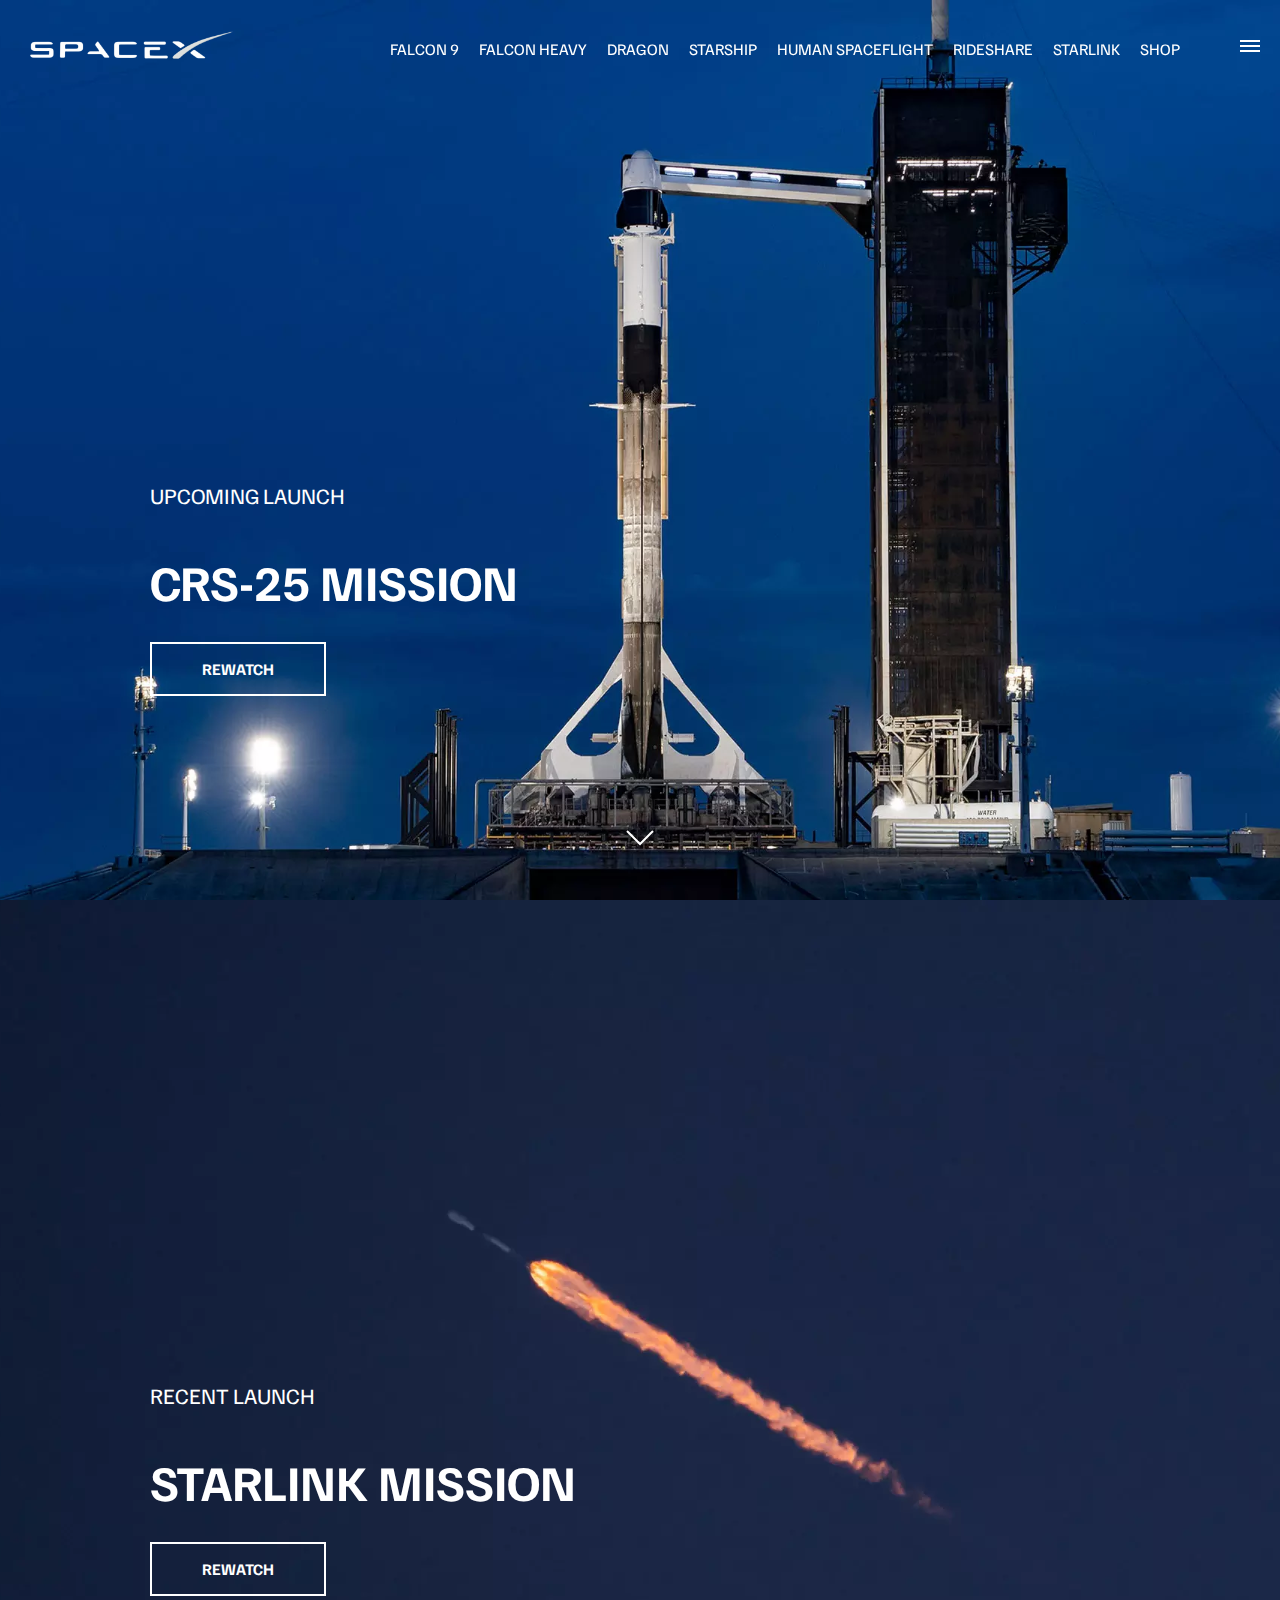
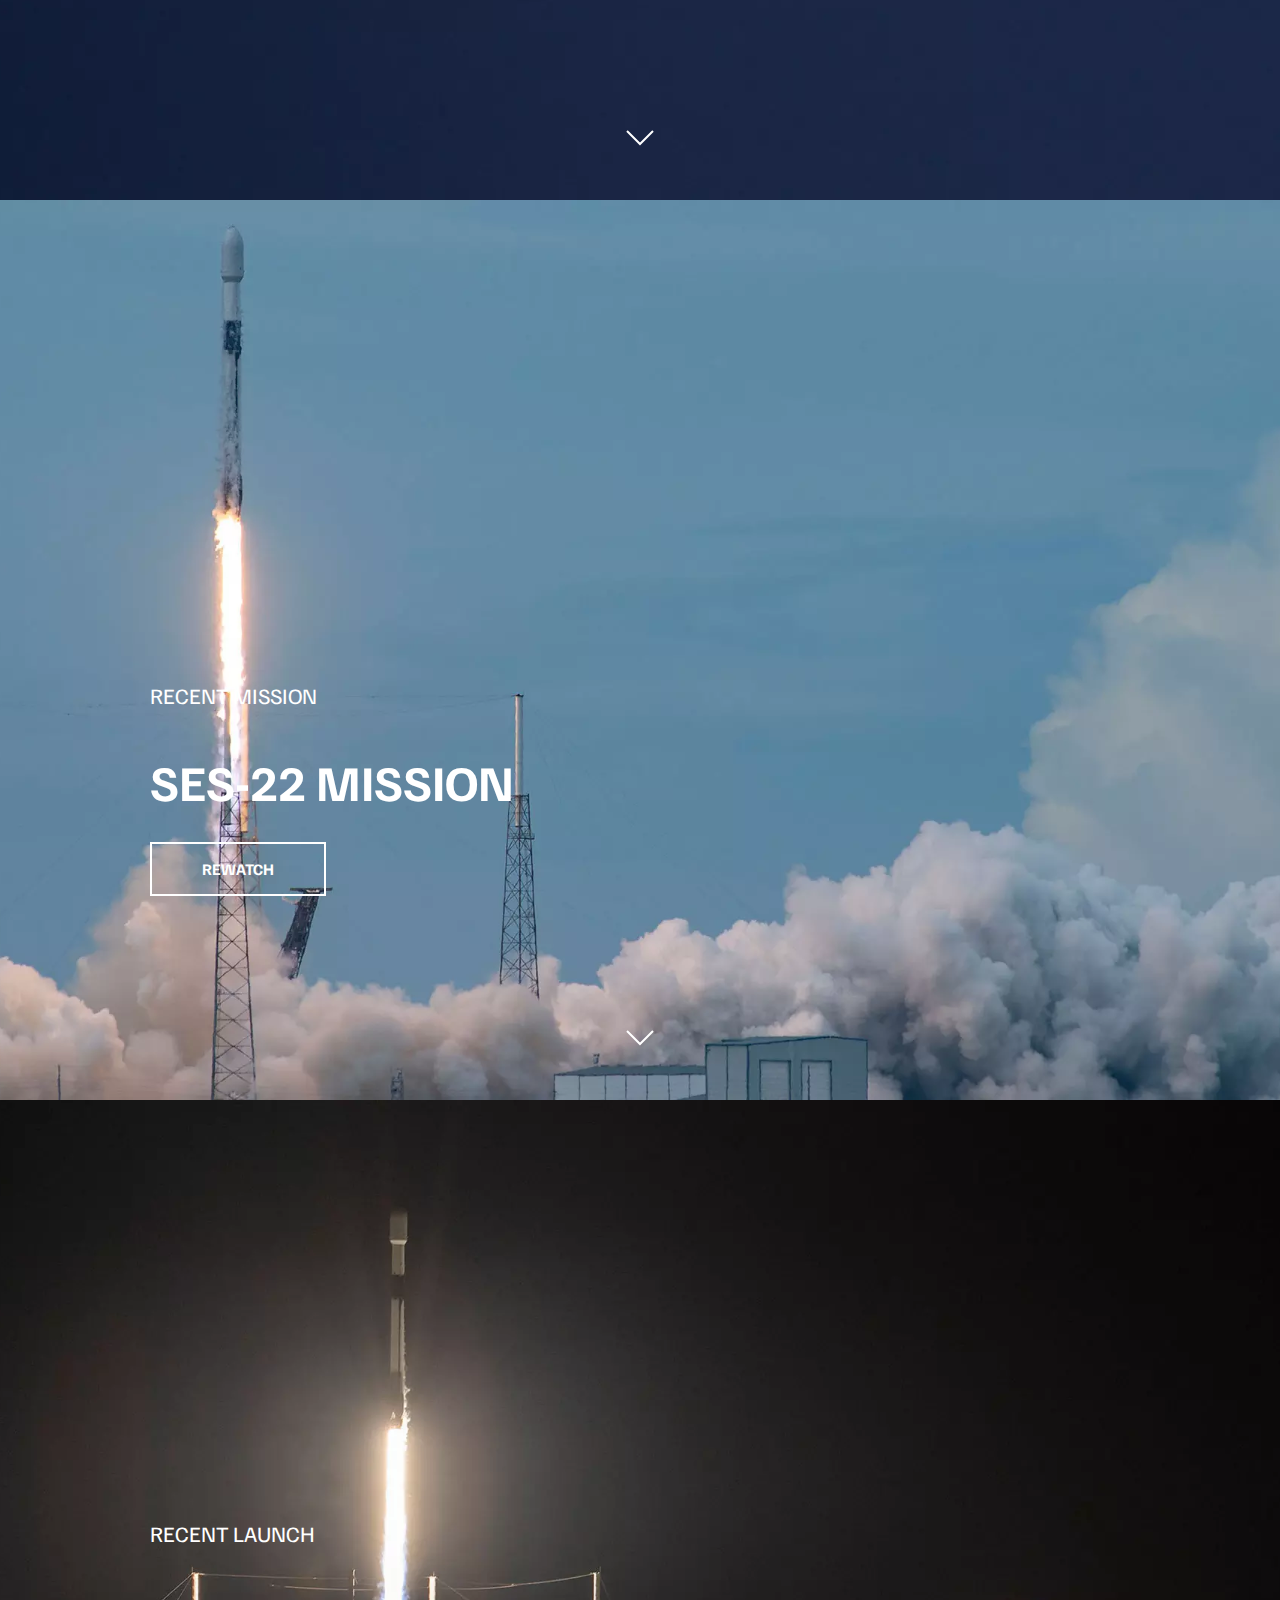
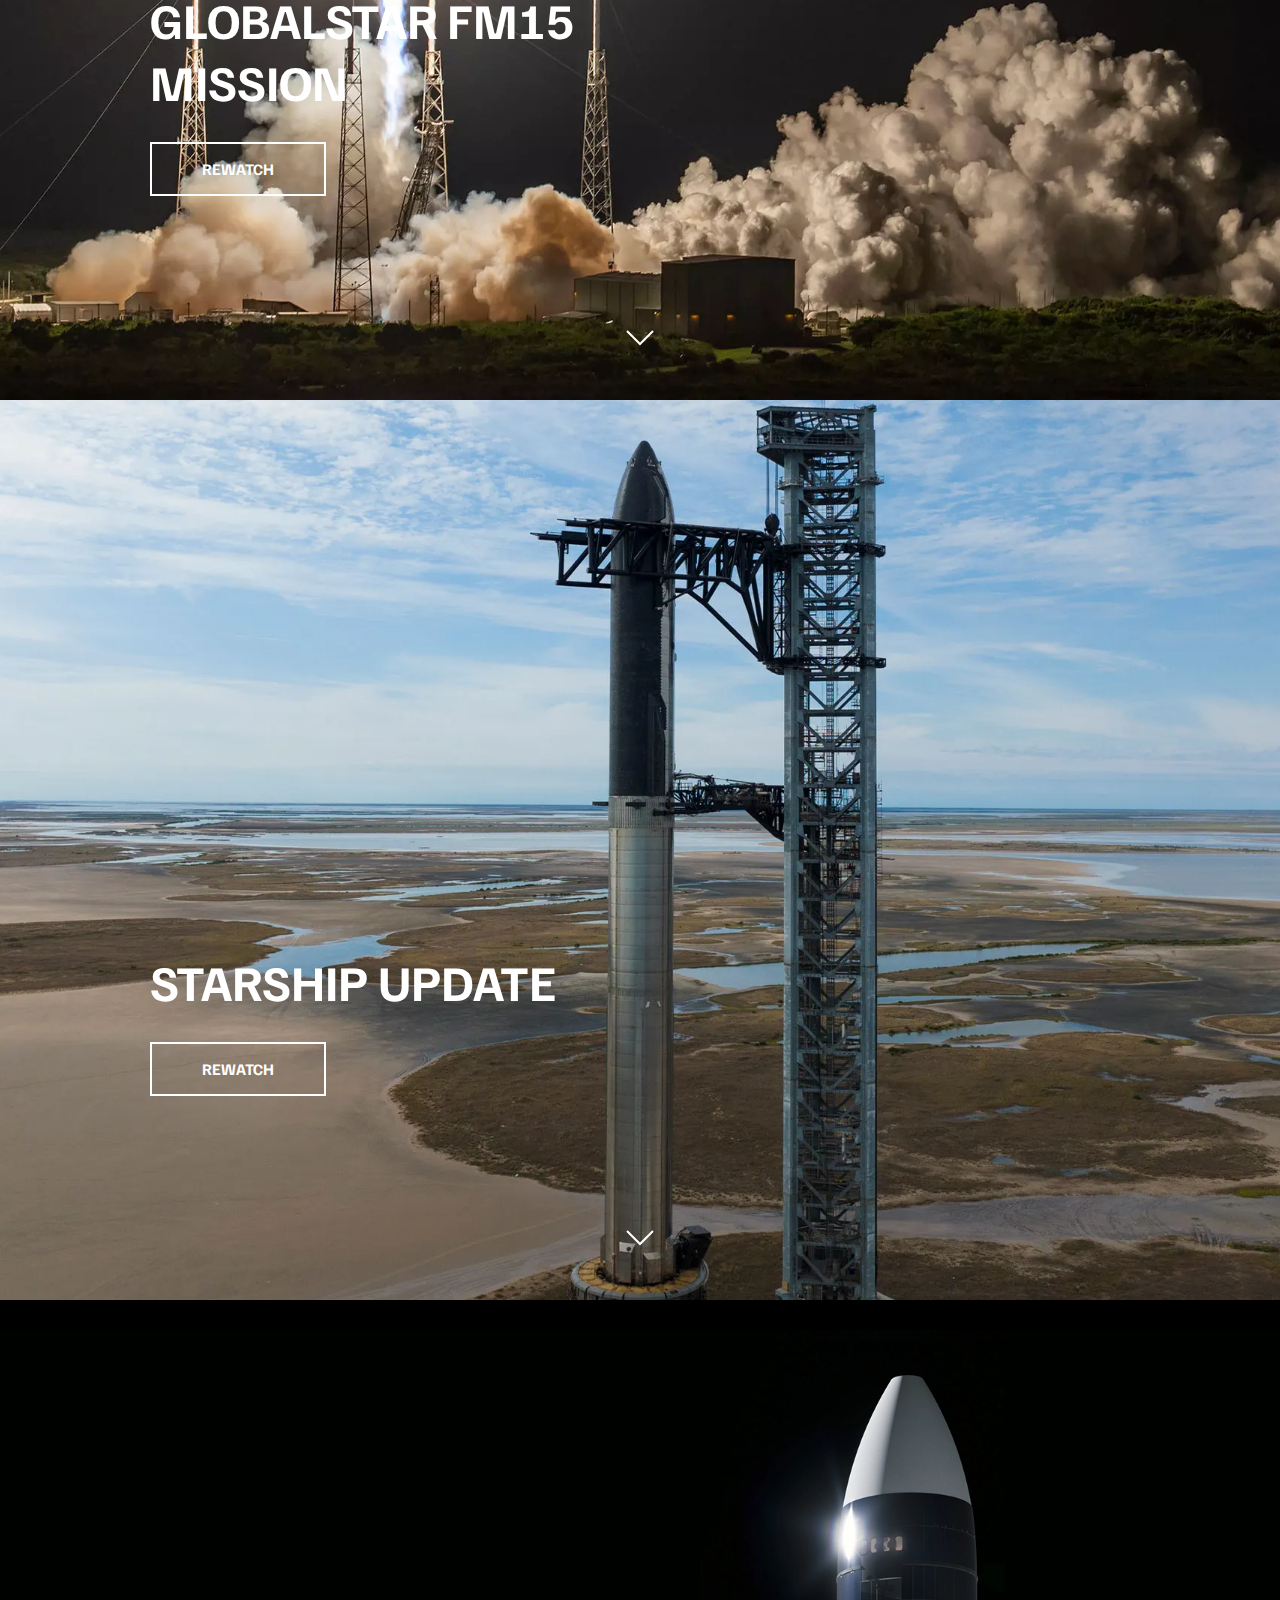
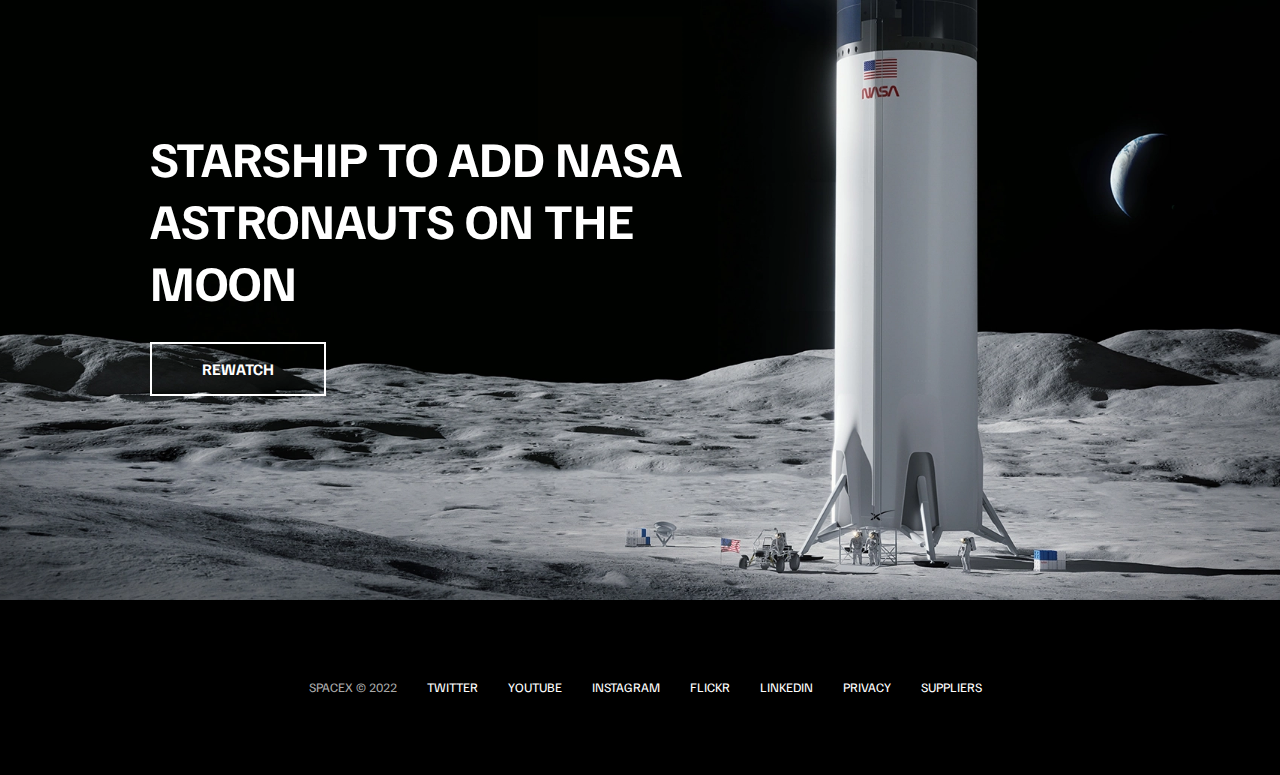
<file: index.html>
<!DOCTYPE html>
<html lang="en">
  <head>
    <meta charset="UTF-8" />
    <meta http-equiv="X-UA-Compatible" content="IE=edge" />
    <meta name="viewport" content="width=device-width, initial-scale=1.0" />
    <link rel="stylesheet" href="./css/style.css" />
    <script src="./js/script.js" defer></script>
    <title>SpaceX</title>
  </head>
  <body>
    <div id="overlay"></div>
    <div id="mobile-menu" class="mobile-main-menu">
      <ul>
        <li><a href="#">MISSION</a></li>
        <li><a href="#">LAUNCHES</a></li>
        <li><a href="#">CAREERS</a></li>
        <li><a href="#">UPDATES</a></li>
        <li><a href="#">SHOP</a></li>

        <li class="mobile-only"><a href="./falcon9.html">FALCON 9</a></li>
        <li class="mobile-only">
          <a href="./falcon-heavy.html">FALCON HEAVY</a>
        </li>
        <li class="mobile-only"><a href="./dragon.html">DRAGON</a></li>
        <li class="mobile-only"><a href="#">STARSHIP</a></li>
        <li class="mobile-only"><a href="#">HUMAN SPACEFLIGHT</a></li>
        <li class="mobile-only"><a href="#">RIDESHARE</a></li>
        <li class="mobile-only"><a href="#">STARLINK</a></li>
      </ul>
    </div>
    <header class="main-header">
      <div class="logo">
        <a href="/">
          <img src="./assets/images/logo.png" alt="SpaceX" />
        </a>
      </div>
      <nav class="desktop-main-menu">
        <ul>
          <li><a href="./falcon9.html">FALCON 9</a></li>
          <li><a href="./falcon-heavy.html">FALCON HEAVY</a></li>
          <li><a href="./dragon.html">DRAGON</a></li>
          <li><a href="#">STARSHIP</a></li>
          <li><a href="#">HUMAN SPACEFLIGHT</a></li>
          <li><a href="#">RIDESHARE</a></li>
          <li><a href="#">STARLINK</a></li>
          <li><a href="#">SHOP</a></li>
        </ul>
      </nav>
    </header>

    <!-- Hamburger Menu -->
    <button id="menu-btn" class="hamburger" type="button">
      <span class="hamburger-top"></span>
      <span class="hamburger-middle"></span>
      <span class="hamburger-bottom"></span>
    </button>

    <!-- Section A -->
    <section class="section-a">
      <div class="section-inner">
        <h4>UPCOMING LAUNCH</h4>
        <h2>CRS-25 MISSION</h2>
        <a href="#" class="btn">
          <div class="hover"></div>
          <span>REWATCH</span>
        </a>
      </div>

      <div class="scroll-arrow">
        <svg width="30px" height="20px">
          <path
            stroke="#ffffff"
            fill="none"
            stroke-width="2px"
            d="M2.000,5.000 L15.000,18.000 L28.000,5.000 "
          ></path>
        </svg>
      </div>
    </section>

    <!-- Section B -->
    <section class="section-b">
      <div class="section-inner">
        <h4>RECENT LAUNCH</h4>
        <h2>STARLINK MISSION</h2>
        <a href="#" class="btn">
          <div class="hover"></div>
          <span>REWATCH</span>
        </a>
      </div>

      <div class="scroll-arrow">
        <svg width="30px" height="20px">
          <path
            stroke="#ffffff"
            fill="none"
            stroke-width="2px"
            d="M2.000,5.000 L15.000,18.000 L28.000,5.000 "
          ></path>
        </svg>
      </div>
    </section>

    <!-- Section C -->
    <section class="section-c">
      <div class="section-inner">
        <h4>RECENT MISSION</h4>
        <h2>SES-22 MISSION</h2>
        <a href="#" class="btn">
          <div class="hover"></div>
          <span>REWATCH</span>
        </a>
      </div>

      <div class="scroll-arrow">
        <svg width="30px" height="20px">
          <path
            stroke="#ffffff"
            fill="none"
            stroke-width="2px"
            d="M2.000,5.000 L15.000,18.000 L28.000,5.000 "
          ></path>
        </svg>
      </div>
    </section>

    <!-- Section D -->
    <section class="section-d">
      <div class="section-inner">
        <h4>RECENT LAUNCH</h4>
        <h2>GLOBALSTAR FM15 MISSION</h2>
        <a href="#" class="btn">
          <div class="hover"></div>
          <span>REWATCH</span>
        </a>
      </div>

      <div class="scroll-arrow">
        <svg width="30px" height="20px">
          <path
            stroke="#ffffff"
            fill="none"
            stroke-width="2px"
            d="M2.000,5.000 L15.000,18.000 L28.000,5.000 "
          ></path>
        </svg>
      </div>
    </section>

    <!-- Section E -->
    <section class="section-e">
      <div class="section-inner">
        <h2>STARSHIP UPDATE</h2>
        <a href="#" class="btn">
          <div class="hover"></div>
          <span>REWATCH</span>
        </a>
      </div>

      <div class="scroll-arrow">
        <svg width="30px" height="20px">
          <path
            stroke="#ffffff"
            fill="none"
            stroke-width="2px"
            d="M2.000,5.000 L15.000,18.000 L28.000,5.000 "
          ></path>
        </svg>
      </div>
    </section>

    <!-- Section F -->
    <section class="section-f">
      <div class="section-inner">
        <h2>STARSHIP TO ADD NASA ASTRONAUTS ON THE MOON</h2>
        <a href="#" class="btn">
          <div class="hover"></div>
          <span>REWATCH</span>
        </a>
      </div>
    </section>

    <!-- Footer -->
    <footer>
      <ul>
        <li>SpaceX © 2022</li>
        <li><a href="#">TWITTER</a></li>
        <li><a href="#">YOUTUBE</a></li>
        <li><a href="#">INSTAGRAM</a></li>
        <li><a href="#">FLICKR</a></li>
        <li><a href="#">LINKEDIN</a></li>
        <li><a href="#">PRIVACY</a></li>
        <li><a href="#">SUPPLIERS</a></li>
      </ul>
    </footer>
  </body>
</html>
</file>
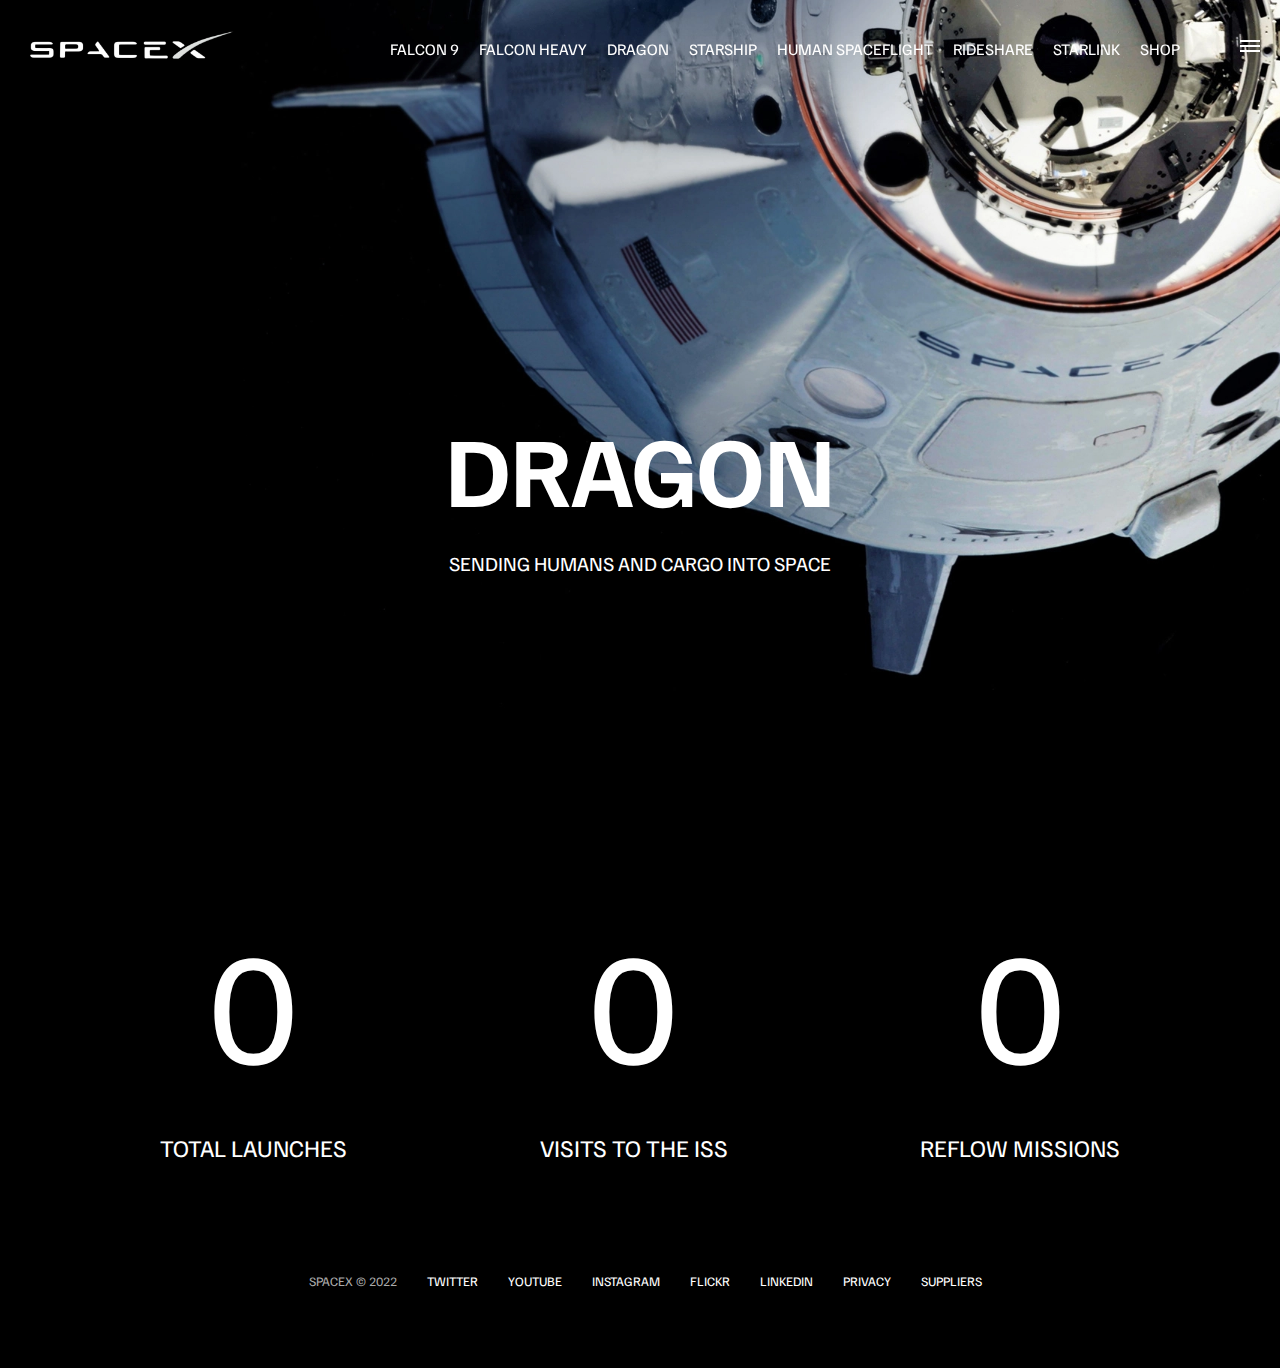
<file: dragon.html>
<!DOCTYPE html>
<html lang="en">
  <head>
    <meta charset="UTF-8" />
    <meta http-equiv="X-UA-Compatible" content="IE=edge" />
    <meta name="viewport" content="width=device-width, initial-scale=1.0" />
    <link rel="stylesheet" href="./css/style.css" />
    <script src="./js/script.js" defer></script>
    <title>SpaceX - Dragon</title>
  </head>
  <body>
    <div id="overlay"></div>
    <div id="mobile-menu" class="mobile-main-menu">
      <ul>
        <li><a href="#">MISSION</a></li>
        <li><a href="#">LAUNCHES</a></li>
        <li><a href="#">CAREERS</a></li>
        <li><a href="#">UPDATES</a></li>
        <li><a href="#">SHOP</a></li>

        <li class="mobile-only"><a href="./falcon9.html">FALCON 9</a></li>
        <li class="mobile-only">
          <a href="./falcon-heavy.html">FALCON HEAVY</a>
        </li>
        <li class="mobile-only"><a href="./dragon.html">DRAGON</a></li>
        <li class="mobile-only"><a href="#">STARSHIP</a></li>
        <li class="mobile-only"><a href="#">HUMAN SPACEFLIGHT</a></li>
        <li class="mobile-only"><a href="#">RIDESHARE</a></li>
        <li class="mobile-only"><a href="#">STARLINK</a></li>
      </ul>
    </div>
    <header class="main-header">
      <div class="logo">
        <a href="/">
          <img src="./assets/images/logo.png" alt="SpaceX" />
        </a>
      </div>
      <nav class="desktop-main-menu">
        <ul>
          <li><a href="./falcon9.html">FALCON 9</a></li>
          <li><a href="./falcon-heavy.html">FALCON HEAVY</a></li>
          <li><a href="./dragon.html">DRAGON</a></li>
          <li><a href="#">STARSHIP</a></li>
          <li><a href="#">HUMAN SPACEFLIGHT</a></li>
          <li><a href="#">RIDESHARE</a></li>
          <li><a href="#">STARLINK</a></li>
          <li><a href="#">SHOP</a></li>
        </ul>
      </nav>
    </header>

    <!-- Hamburger Menu -->
    <button id="menu-btn" class="hamburger" type="button">
      <span class="hamburger-top"></span>
      <span class="hamburger-middle"></span>
      <span class="hamburger-bottom"></span>
    </button>

    <!-- Falcon 9 -->
    <section class="section-animate bg-dragon"></section>
    <div class="section-inner-center">
      <h3>DRAGON</h3>
      <p>SENDING HUMANS AND CARGO INTO SPACE</p>
    </div>

    <!-- Stats -->
    <div class="stats">
      <div>
        <span class="counter" data-target="34">0</span>
        <h4>TOTAL LAUNCHES</h4>
      </div>
      <div>
        <span class="counter" data-target="31">0</span>
        <h4>VISITS TO THE ISS</h4>
      </div>
      <div>
        <span class="counter" data-target="13">0</span>
        <h4>REFLOW MISSIONS</h4>
      </div>
    </div>

    <!-- Footer -->
    <footer>
      <ul>
        <li>SpaceX © 2022</li>
        <li><a href="#">TWITTER</a></li>
        <li><a href="#">YOUTUBE</a></li>
        <li><a href="#">INSTAGRAM</a></li>
        <li><a href="#">FLICKR</a></li>
        <li><a href="#">LINKEDIN</a></li>
        <li><a href="#">PRIVACY</a></li>
        <li><a href="#">SUPPLIERS</a></li>
      </ul>
    </footer>
  </body>
</html>
</file>
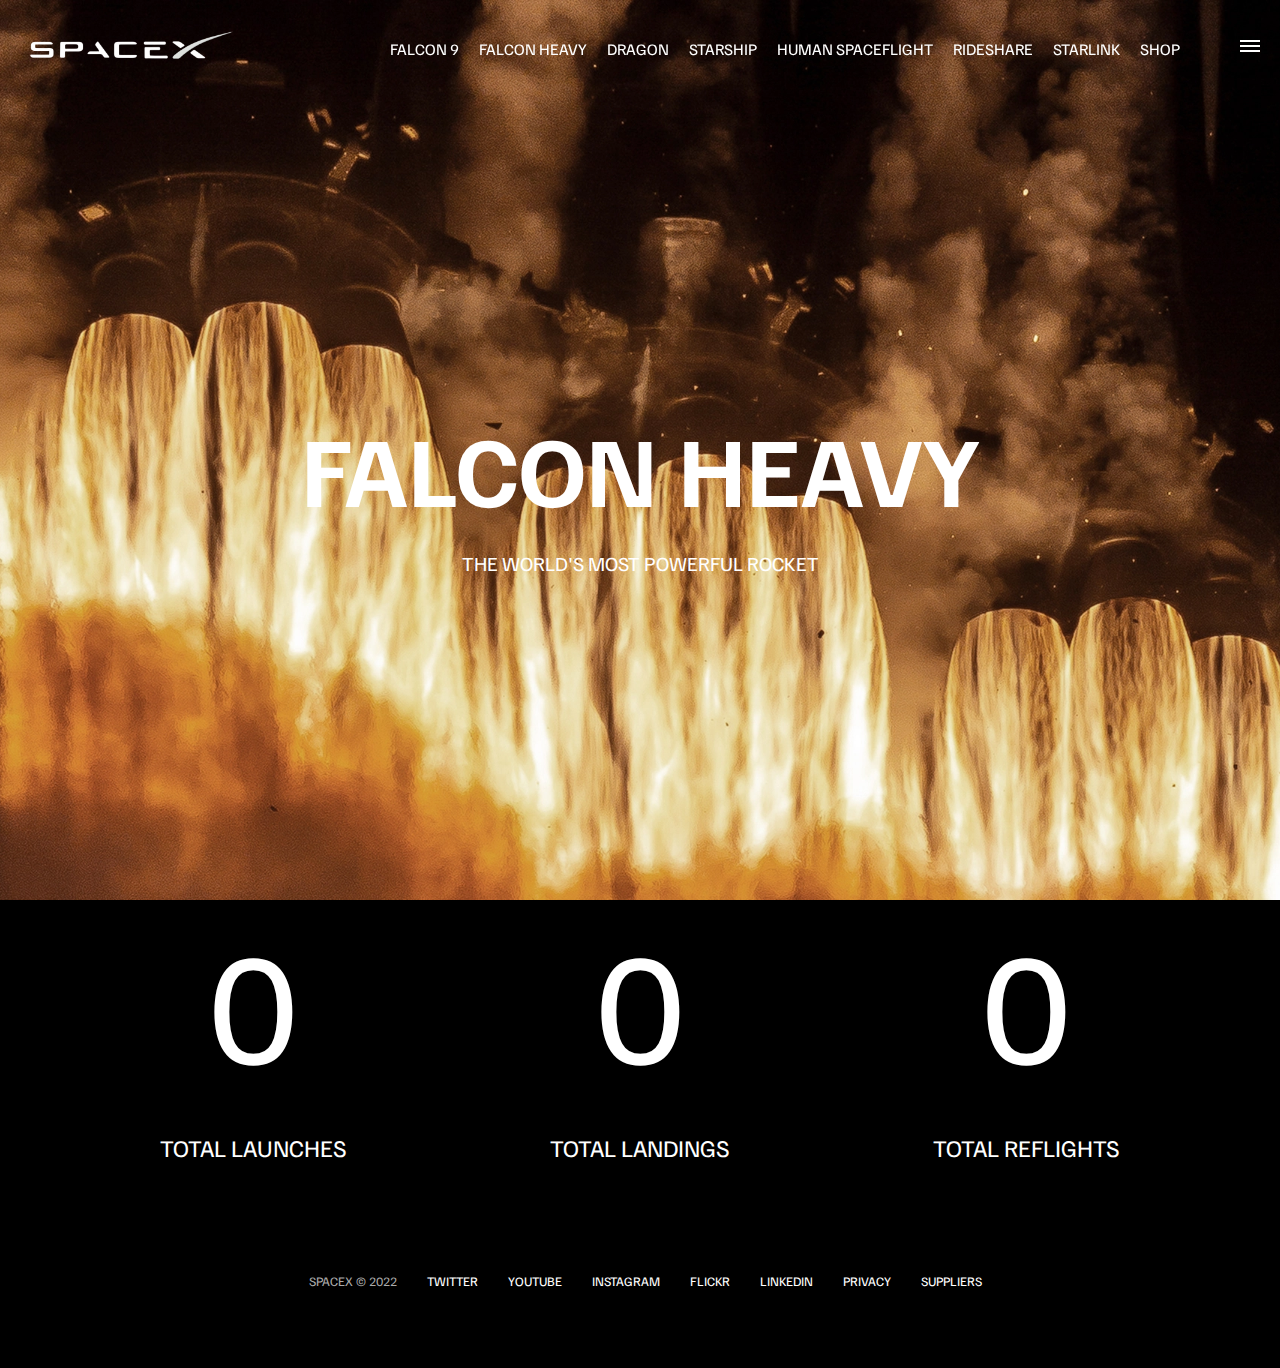
<file: falcon-heavy.html>
<!DOCTYPE html>
<html lang="en">
  <head>
    <meta charset="UTF-8" />
    <meta http-equiv="X-UA-Compatible" content="IE=edge" />
    <meta name="viewport" content="width=device-width, initial-scale=1.0" />
    <link rel="stylesheet" href="./css/style.css" />
    <script src="./js/script.js" defer></script>
    <title>SpaceX - Falcon Heavy</title>
  </head>
  <body>
    <div id="overlay"></div>
    <div id="mobile-menu" class="mobile-main-menu">
      <ul>
        <li><a href="#">MISSION</a></li>
        <li><a href="#">LAUNCHES</a></li>
        <li><a href="#">CAREERS</a></li>
        <li><a href="#">UPDATES</a></li>
        <li><a href="#">SHOP</a></li>

        <li class="mobile-only"><a href="./falcon9.html">FALCON 9</a></li>
        <li class="mobile-only">
          <a href="./falcon-heavy.html">FALCON HEAVY</a>
        </li>
        <li class="mobile-only"><a href="./dragon.html">DRAGON</a></li>
        <li class="mobile-only"><a href="#">STARSHIP</a></li>
        <li class="mobile-only"><a href="#">HUMAN SPACEFLIGHT</a></li>
        <li class="mobile-only"><a href="#">RIDESHARE</a></li>
        <li class="mobile-only"><a href="#">STARLINK</a></li>
      </ul>
    </div>
    <header class="main-header">
      <div class="logo">
        <a href="/">
          <img src="./assets/images/logo.png" alt="SpaceX" />
        </a>
      </div>
      <nav class="desktop-main-menu">
        <ul>
          <li><a href="./falcon9.html">FALCON 9</a></li>
          <li><a href="./falcon-heavy.html">FALCON HEAVY</a></li>
          <li><a href="./dragon.html">DRAGON</a></li>
          <li><a href="#">STARSHIP</a></li>
          <li><a href="#">HUMAN SPACEFLIGHT</a></li>
          <li><a href="#">RIDESHARE</a></li>
          <li><a href="#">STARLINK</a></li>
          <li><a href="#">SHOP</a></li>
        </ul>
      </nav>
    </header>

    <!-- Hamburger Menu -->
    <button id="menu-btn" class="hamburger" type="button">
      <span class="hamburger-top"></span>
      <span class="hamburger-middle"></span>
      <span class="hamburger-bottom"></span>
    </button>

    <!-- Falcon 9 -->
    <section class="section-animate bg-falcon-heavy"></section>
    <div class="section-inner-center">
      <h3>FALCON HEAVY</h3>
      <p>THE WORLD'S MOST POWERFUL ROCKET</p>
    </div>

    <!-- Stats -->
    <div class="stats">
      <div>
        <span class="counter" data-target="3">0</span>
        <h4>TOTAL LAUNCHES</h4>
      </div>
      <div>
        <span class="counter" data-target="7">0</span>
        <h4>TOTAL LANDINGS</h4>
      </div>
      <div>
        <span class="counter" data-target="4">0</span>
        <h4>TOTAL REFLIGHTS</h4>
      </div>
    </div>

    <!-- Footer -->
    <footer>
      <ul>
        <li>SpaceX © 2022</li>
        <li><a href="#">TWITTER</a></li>
        <li><a href="#">YOUTUBE</a></li>
        <li><a href="#">INSTAGRAM</a></li>
        <li><a href="#">FLICKR</a></li>
        <li><a href="#">LINKEDIN</a></li>
        <li><a href="#">PRIVACY</a></li>
        <li><a href="#">SUPPLIERS</a></li>
      </ul>
    </footer>
  </body>
</html>
</file>
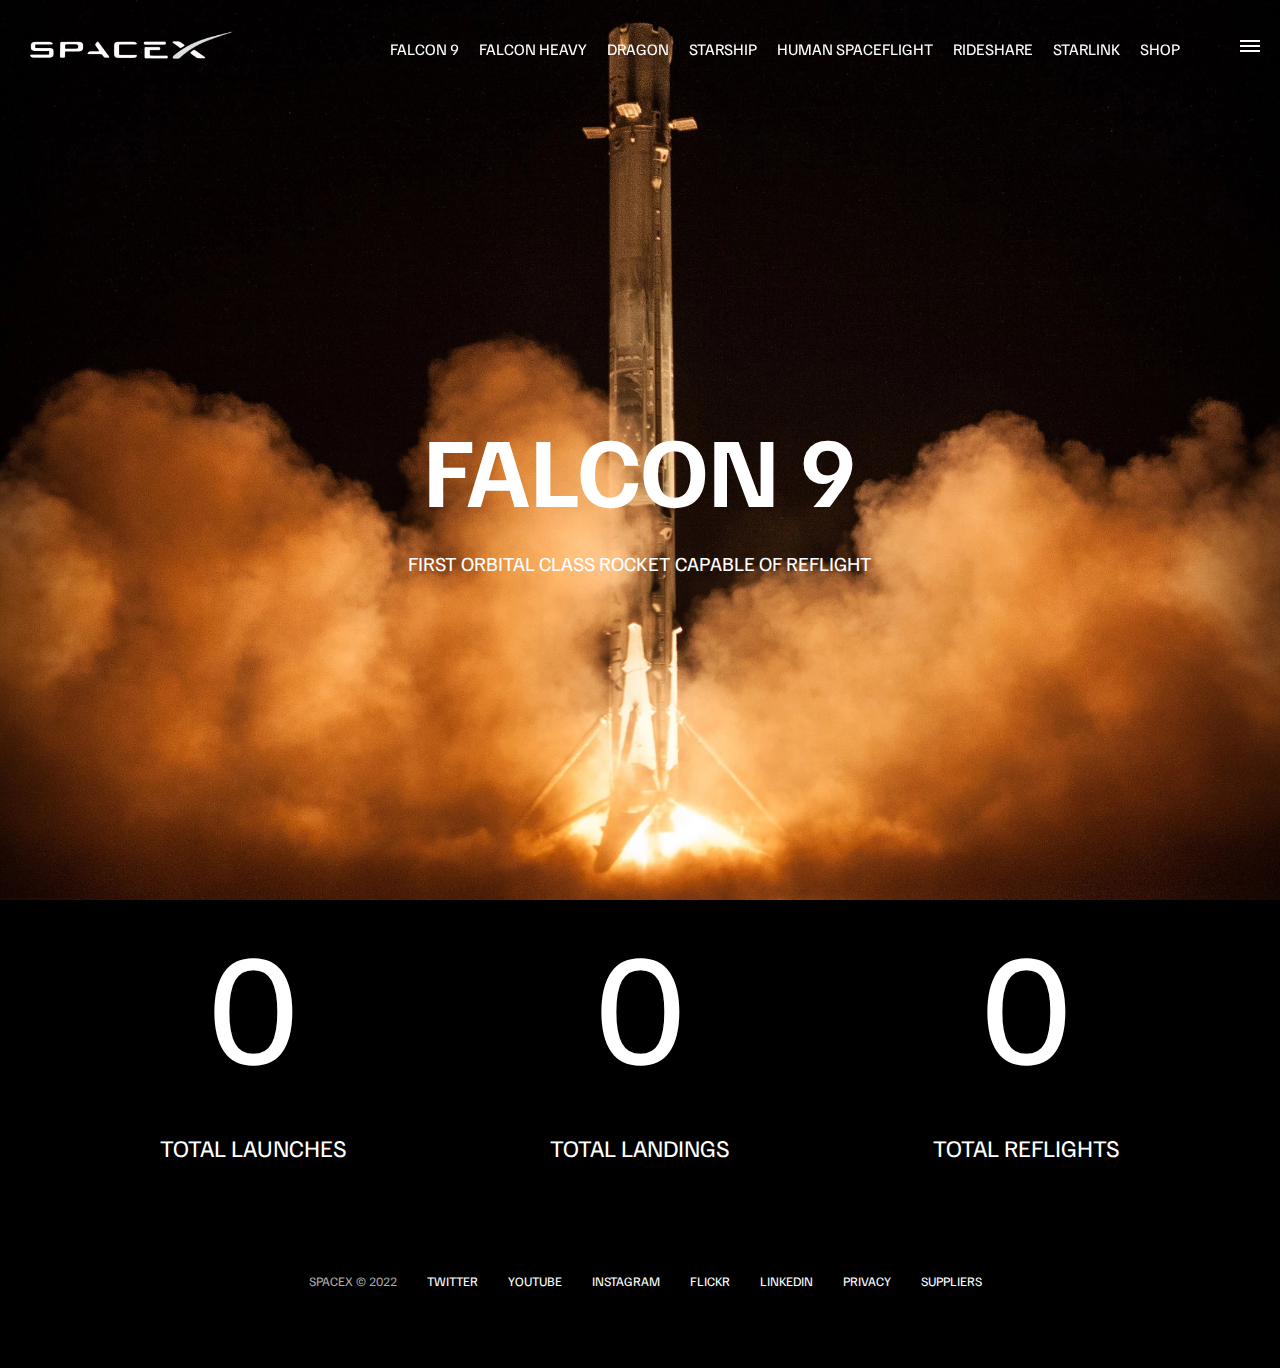
<file: falcon9.html>
<!DOCTYPE html>
<html lang="en">
  <head>
    <meta charset="UTF-8" />
    <meta http-equiv="X-UA-Compatible" content="IE=edge" />
    <meta name="viewport" content="width=device-width, initial-scale=1.0" />
    <link rel="stylesheet" href="./css/style.css" />
    <script src="./js/script.js" defer></script>
    <title>SpaceX - Falcon 9</title>
  </head>
  <body>
    <div id="overlay"></div>
    <div id="mobile-menu" class="mobile-main-menu">
      <ul>
        <li><a href="#">MISSION</a></li>
        <li><a href="#">LAUNCHES</a></li>
        <li><a href="#">CAREERS</a></li>
        <li><a href="#">UPDATES</a></li>
        <li><a href="#">SHOP</a></li>

        <li class="mobile-only"><a href="./falcon9.html">FALCON 9</a></li>
        <li class="mobile-only">
          <a href="./falcon-heavy.html">FALCON HEAVY</a>
        </li>
        <li class="mobile-only"><a href="./dragon.html">DRAGON</a></li>
        <li class="mobile-only"><a href="#">STARSHIP</a></li>
        <li class="mobile-only"><a href="#">HUMAN SPACEFLIGHT</a></li>
        <li class="mobile-only"><a href="#">RIDESHARE</a></li>
        <li class="mobile-only"><a href="#">STARLINK</a></li>
      </ul>
    </div>
    <header class="main-header">
      <div class="logo">
        <a href="/">
          <img src="./assets/images/logo.png" alt="SpaceX" />
        </a>
      </div>
      <nav class="desktop-main-menu">
        <ul>
          <li><a href="./falcon9.html">FALCON 9</a></li>
          <li><a href="./falcon-heavy.html">FALCON HEAVY</a></li>
          <li><a href="./dragon.html">DRAGON</a></li>
          <li><a href="#">STARSHIP</a></li>
          <li><a href="#">HUMAN SPACEFLIGHT</a></li>
          <li><a href="#">RIDESHARE</a></li>
          <li><a href="#">STARLINK</a></li>
          <li><a href="#">SHOP</a></li>
        </ul>
      </nav>
    </header>

    <!-- Hamburger Menu -->
    <button id="menu-btn" class="hamburger" type="button">
      <span class="hamburger-top"></span>
      <span class="hamburger-middle"></span>
      <span class="hamburger-bottom"></span>
    </button>

    <!-- Falcon 9 -->
    <section class="section-animate bg-falcon-9"></section>
    <div class="section-inner-center">
      <h3>FALCON 9</h3>
      <p>FIRST ORBITAL CLASS ROCKET CAPABLE OF REFLIGHT</p>
    </div>

    <!-- Stats -->
    <div class="stats">
      <div>
        <span class="counter" data-target="3">0</span>
        <h4>TOTAL LAUNCHES</h4>
      </div>
      <div>
        <span class="counter" data-target="7">0</span>
        <h4>TOTAL LANDINGS</h4>
      </div>
      <div>
        <span class="counter" data-target="4">0</span>
        <h4>TOTAL REFLIGHTS</h4>
      </div>
    </div>

    <!-- Footer -->
    <footer>
      <ul>
        <li>SpaceX © 2022</li>
        <li><a href="#">TWITTER</a></li>
        <li><a href="#">YOUTUBE</a></li>
        <li><a href="#">INSTAGRAM</a></li>
        <li><a href="#">FLICKR</a></li>
        <li><a href="#">LINKEDIN</a></li>
        <li><a href="#">PRIVACY</a></li>
        <li><a href="#">SUPPLIERS</a></li>
      </ul>
    </footer>
  </body>
</html>
</file>
<file: css/style.css>
@import url('https://fonts.googleapis.com/css2?family=Familjen+Grotesk:wght@400;600;700&display=swap');

:root {
  --color-white: #fff;
  --color-black: #000;
}

html {
  box-sizing: border-box;
}

*,
*::before,
*::after {
  box-sizing: inherit;
}

body {
  background: var(--color-black);
  color: var(--color-white);
  font-family: 'Familjen Grotesk', sans-serif;
  margin: 0;
  padding: 0;
}

a {
  text-decoration: none;
  color: var(--color-white);
}

ul {
  list-style: none;
}

/* Header & Navbar */

.main-header {
  position: fixed;
  top: 0;
  left: 0;
  display: flex;
  justify-content: space-between;
  align-items: center;
  z-index: 3;
  width: 100%;
  height: 100px;
  padding: 0 30px;
}

/* Logo */

.logo {
  width: 210px;
  height: auto;
}

.logo img {
  display: block;
  width: 100%;
  height: auto;
}

/* Desktop Menu */

.desktop-main-menu {
  margin-right: 50px;
}

.desktop-main-menu ul {
  display: flex;
}

.desktop-main-menu ul li {
  position: relative;
  margin-right: 20px;
  padding-bottom: 2px;
}

/* Menu Item Bottom Border */

.desktop-main-menu ul li a::after {
  content: '';
  position: absolute;
  bottom: 0;
  left: 0;
  width: 100%;
  height: 1px;
  background: var(--color-white);
  transform: scaleX(0);
  transition: transform 0.6s cubic-bezier(0.19, 1, 0.22, 1);
  transform-origin: right center;
}

.desktop-main-menu ul li a:hover::after {
  transform: scaleX(1);
  transform-origin: left center;
  transition-duration: 0.4s;
}

/* Sections */

section {
  position: relative;
  height: 100vh;
  background-position: center;
  background-repeat: no-repeat;
  background-size: cover;
}

.section-inner {
  position: absolute;
  bottom: 200px;
  left: 150px;
  max-width: 560px;
}

.section-inner h4 {
  font-size: 22px;
  font-weight: 300;
  margin-bottom: 5px;
  animation: fadeInUp 0.5s ease-in-out;
}

.section-inner h2 {
  font-size: 50px;
  margin-bottom: 20px;
  animation: fadeInUp 0.5s ease-in-out 0.2s;
  animation-fill-mode: both; /* Stop from showing at start */
}

.section-inner a {
  animation: fadeInUp 0.5s ease-in-out 0.4s;
  animation-fill-mode: both; /* Stop from showing at start */
}

/* Background Images */

.section-a {
  background-image: url('../assets/images/section-a.webp');
}

.section-b {
  background-image: url('../assets/images/section-b.webp');
}

.section-c {
  background-image: url('../assets/images/section-c.webp');
}

.section-d {
  background-image: url('../assets/images/section-d.webp');
}

.section-e {
  background-image: url('../assets/images/section-e.webp');
}

.section-f {
  background-image: url('../assets/images/section-f.webp');
}

.btn {
  position: relative;
  display: inline-block;
  cursor: pointer;
  text-align: center;
  min-width: 130px;
  padding: 15px 50px;
  margin-top: 10px;
  border: 2px solid var(--color-white);
  font-weight: 700;
  overflow: hidden;
  z-index: 2;
}

.btn:hover span {
  color: var(--color-black);
}

.btn .hover {
  position: absolute;
  top: 0;
  left: 0;
  width: 100%;
  height: 100%;
  background-color: var(--color-white);
  color: var(--color-black);
  z-index: -1;
  transform: translateY(100%);
  transition: transform 0.6s cubic-bezier(0.19, 1, 0.22, 1);
}

.btn:hover .hover {
  transform: translateY(0);
}

.scroll-arrow {
  position: absolute;
  bottom: 50px;
  left: 50%;
  transform: translateX(-50%);
  animation: fadeBounce 5s infinite;
}

/* Footer */

footer {
  position: relative;
  padding: 55px 0;
}

footer ul {
  display: flex;
  justify-content: center;
  align-items: center;
  flex-wrap: wrap;
}

footer ul li {
  color: #aaa;
  font-size: 13px;
  line-height: 2.5;
  margin-right: 30px;
  text-transform: uppercase;
}

footer ul li a {
  color: var(--color-white);
  transition: color 0.6s;
}

footer ul li a:hover {
  color: #aaa;
}

/* Hamburger Menu */

.hamburger {
  position: fixed;
  top: 40px;
  right: 20px;
  z-index: 10;
  cursor: pointer;
  width: 20px;
  height: 20px;
  background: none;
  border: none;
}

.hamburger-top,
.hamburger-middle,
.hamburger-bottom {
  position: absolute;
  width: 20px;
  height: 2px;
  top: 0;
  left: 0;
  background: var(--color-white);
  transition: all 0.5s;
}

.hamburger-middle {
  transform: translateY(5px);
}

.hamburger-bottom {
  transform: translateY(10px);
}

.open {
  transform: rotate(90deg);
}

.open .hamburger-top {
  transform: rotate(45deg) translateY(6px) translateX(6px);
}

.open .hamburger-middle {
  display: none;
}

.open .hamburger-bottom {
  transform: rotate(-45deg) translateY(6px) translateX(-6px);
}

/* Overlay */

.overlay-show {
  position: fixed;
  top: 0;
  left: 0;
  width: 100%;
  height: 100%;
  background-color: rgba(0, 0, 0, 0.5);
  z-index: 3;
}

.stop-scrolling {
  overflow: hidden;
}

/* Hide Mobile Main Items */

.mobile-only {
  display: none;
}

/* Mobile Menu */

.mobile-main-menu {
  position: fixed;
  top: 0;
  right: 0;
  width: 350px;
  height: 100%;
  background-color: var(--color-black);
  z-index: 4;
  display: flex;
  justify-content: center;
  align-items: center;
  transform: translateX(100%);
  transition: transform 0.6s cubic-bezier(0.19, 1, 0.22, 1);
}

/* Bring Menu from Right */

.show-menu {
  transform: translateX(0);
}

.mobile-main-menu ul {
  display: flex;
  flex-direction: column;
  align-items: flex-end;
  justify-content: center;
  padding: 50px;
  width: 100%;
}

.mobile-main-menu ul li {
  border-bottom: 1px dotted #555;
  font-size: 18px;
  margin-bottom: 20px;
  padding-bottom: 8px;
  text-align: right;
  width: 100%;
}

.mobile-main-menu ul li a {
  color: var(--color-white);
  transition: color 0.6s;
}

.mobile-main-menu ul li a:hover {
  color: #aaa;
}

/* Inner Pages */

.bg-falcon-9 {
  background-image: url('../assets/images/falcon-9.webp');
}

.bg-falcon-heavy {
  background-image: url('../assets/images/falcon-heavy.webp');
}

.bg-dragon {
  background-image: url('../assets/images/dragon.webp');
}

.section-animate {
  animation: fadeIn 2s ease-in-out;
}

.section-inner-center {
  position: absolute;
  top: 50%;
  left: 50%;
  transform: translate(-50%, -50%);
  text-align: center;
  width: 80%;
}

.section-inner-center h3 {
  font-size: 100px;
  margin-bottom: 15px;
  animation: fadeInUp 0.5s ease-in-out;
}

.section-inner-center p {
  font-size: 20px;
  animation: fadeInUp 0.5s ease-in-out 0.2s;
  animation-fill-mode: both;
}

/* Stats */

.stats {
  max-width: 960px;
  margin: 0 auto;
  display: flex;
  justify-content: space-between;
  align-items: center;
  text-align: center;
}

.stats div span {
  font-size: 160px;
}

.stats div h4 {
  font-size: 24px;
  font-weight: 300;
}

/* Animations */

@keyframes fadeInUp {
  0% {
    opacity: 0;
    transform: translateY(140px);
  }
  100% {
    opacity: 1;
    transform: translateY(0);
  }
}

@keyframes fadeIn {
  0% {
    opacity: 0;
  }
  100% {
    opacity: 1;
  }
}

@keyframes fadeBounce {
  0%,
  20%,
  50%,
  80%,
  100% {
    opacity: 0;
    transform: translateY(-20px);
  }

  40% {
    opacity: 1;
    transform: translateY(0);
  }
}

/* Media Queries */

@media (max-width: 960px) {
  /* Hide Desktop Menu */

  .desktop-main-menu {
    display: none;
  }

  /* Show Mobile Main Items */

  .mobile-only {
    display: block;
  }

  .section-inner-center h3 {
    font-size: 75px;
  }
}

@media (max-width: 600px) {
  .section-inner {
    bottom: 75px;
    left: 20px;
  }

  .section-inner h2 {
    font-size: 40px;
  }

  footer ul li:first-child {
    position: absolute;
    top: 30px;
    left: 50%;
    transform: translate(-50%, -50%);
  }

  footer ul li {
    margin-right: 15px;
  }

  .logo {
    width: 150px;
    margin: auto;
  }

  .section-inner-center h3 {
    font-size: 50px;
  }

  .stats {
    flex-direction: column;
  }

  .stats div {
    margin-bottom: 20px;
  }
}
</file>
